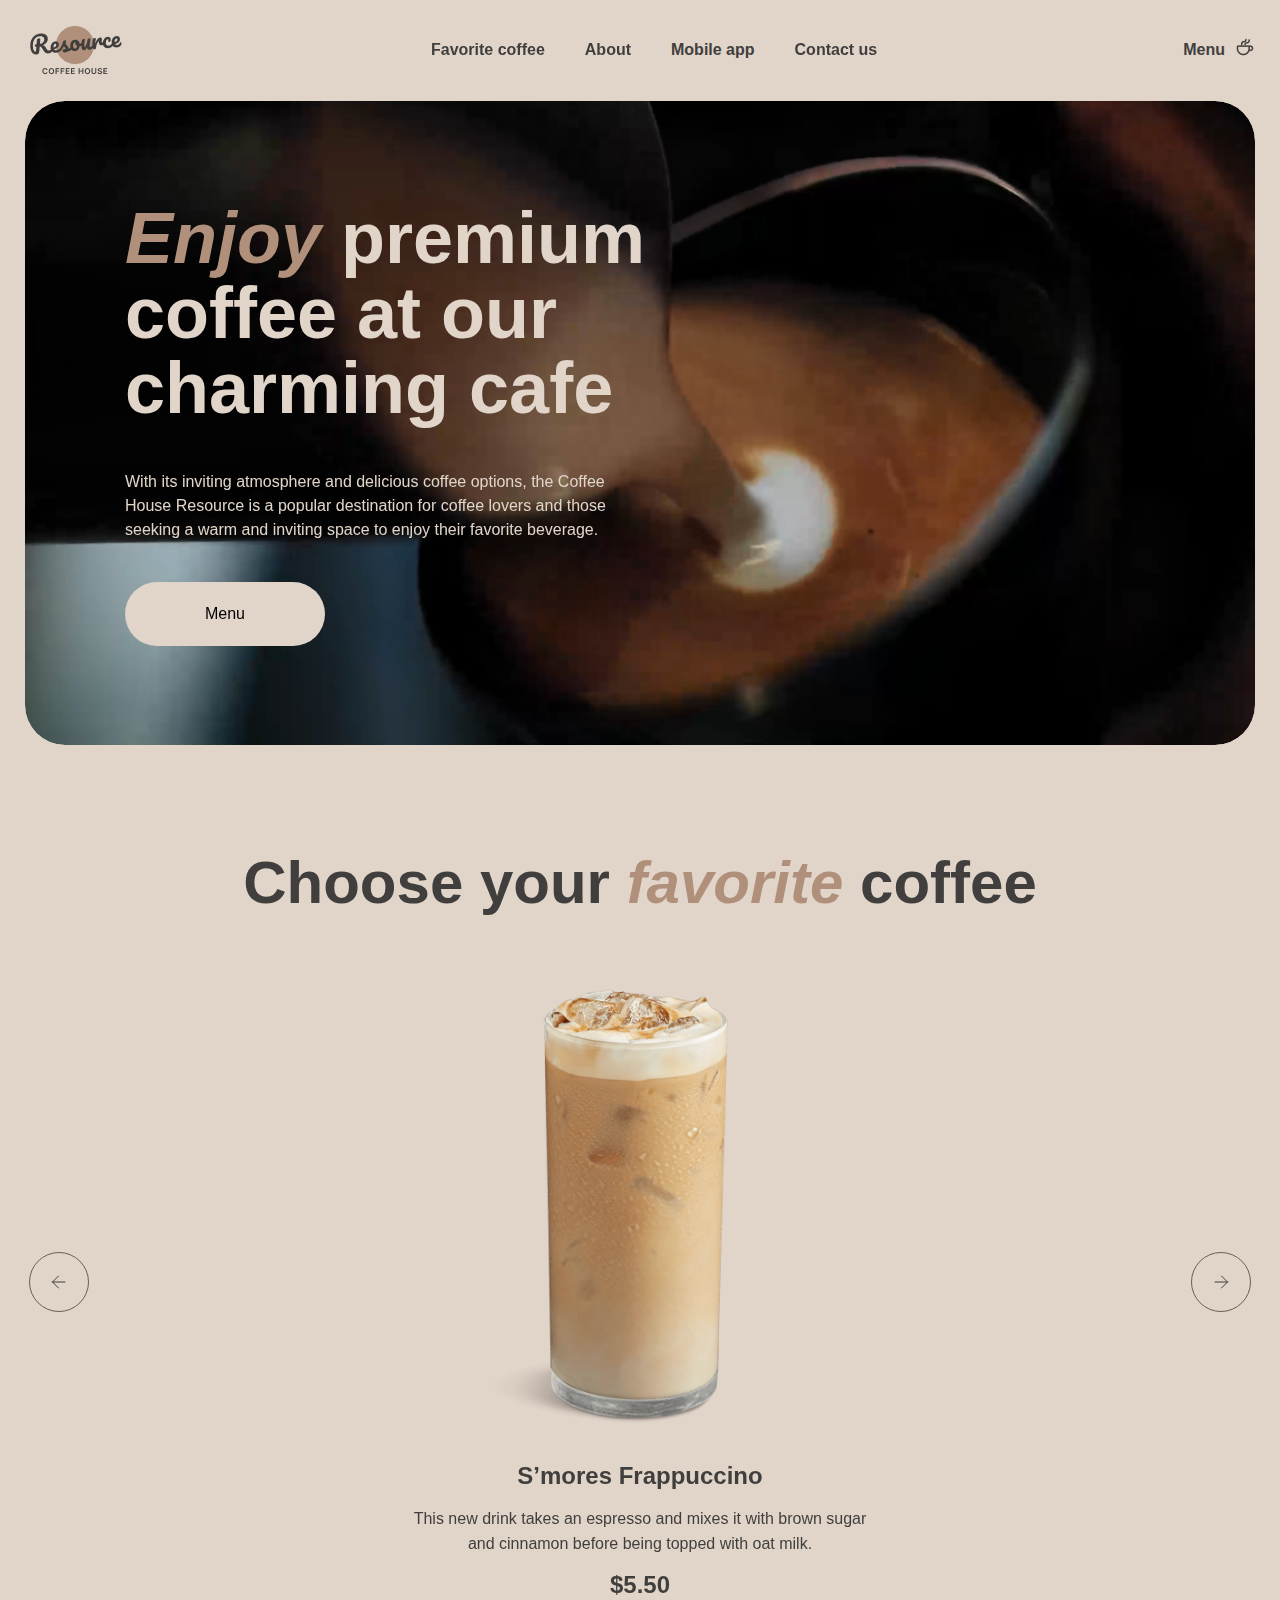
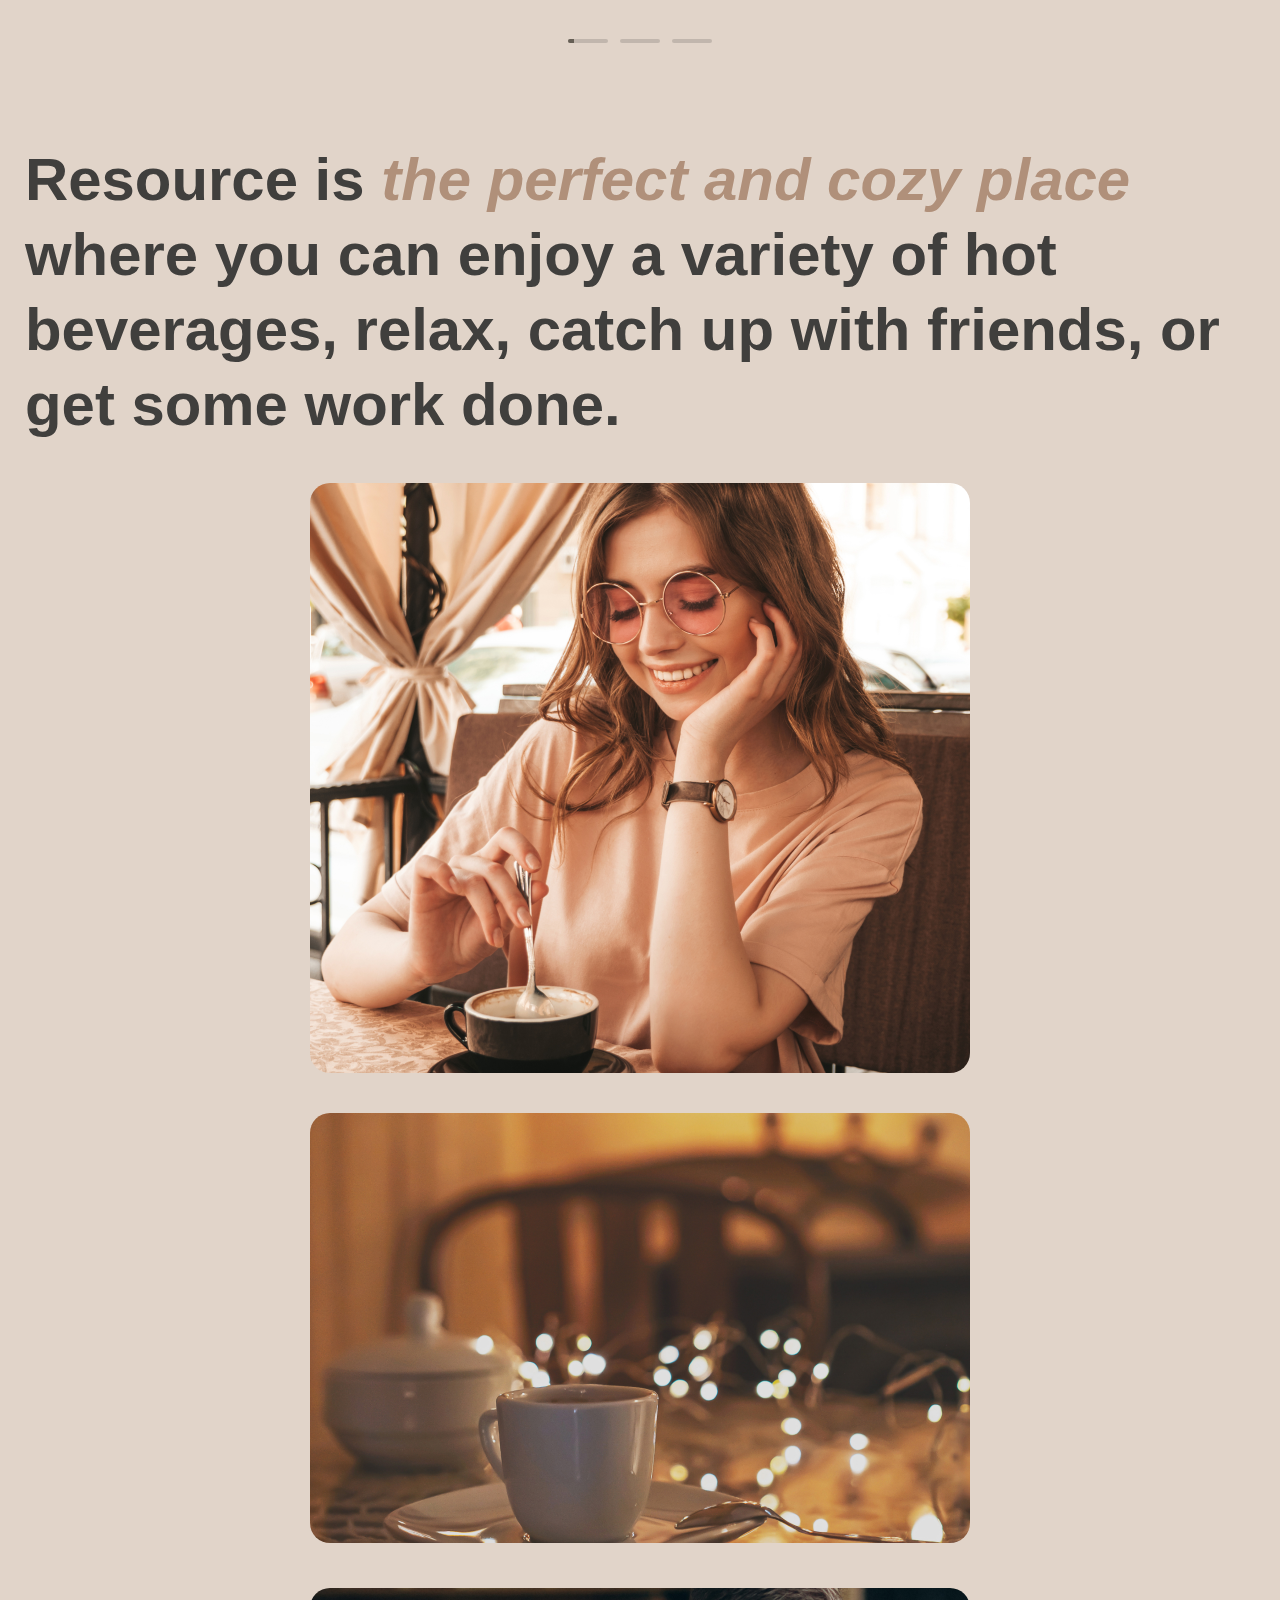
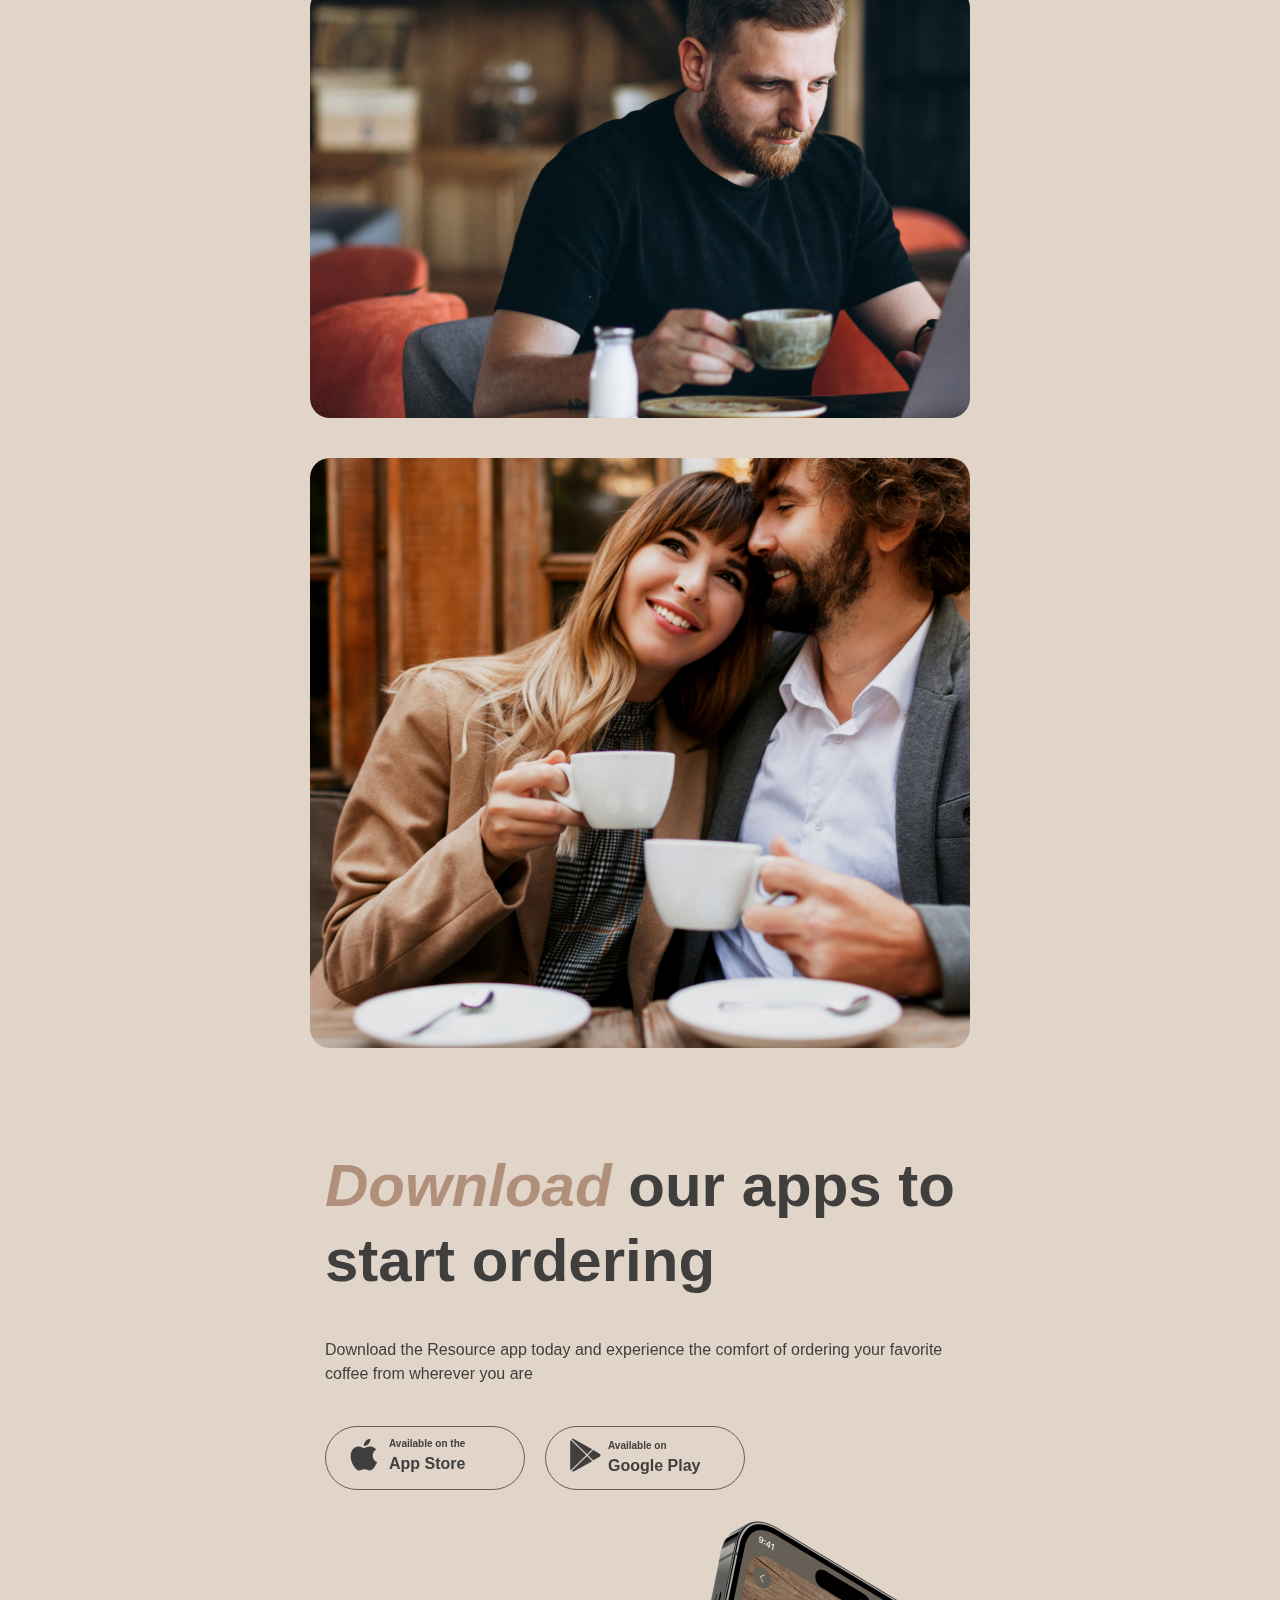
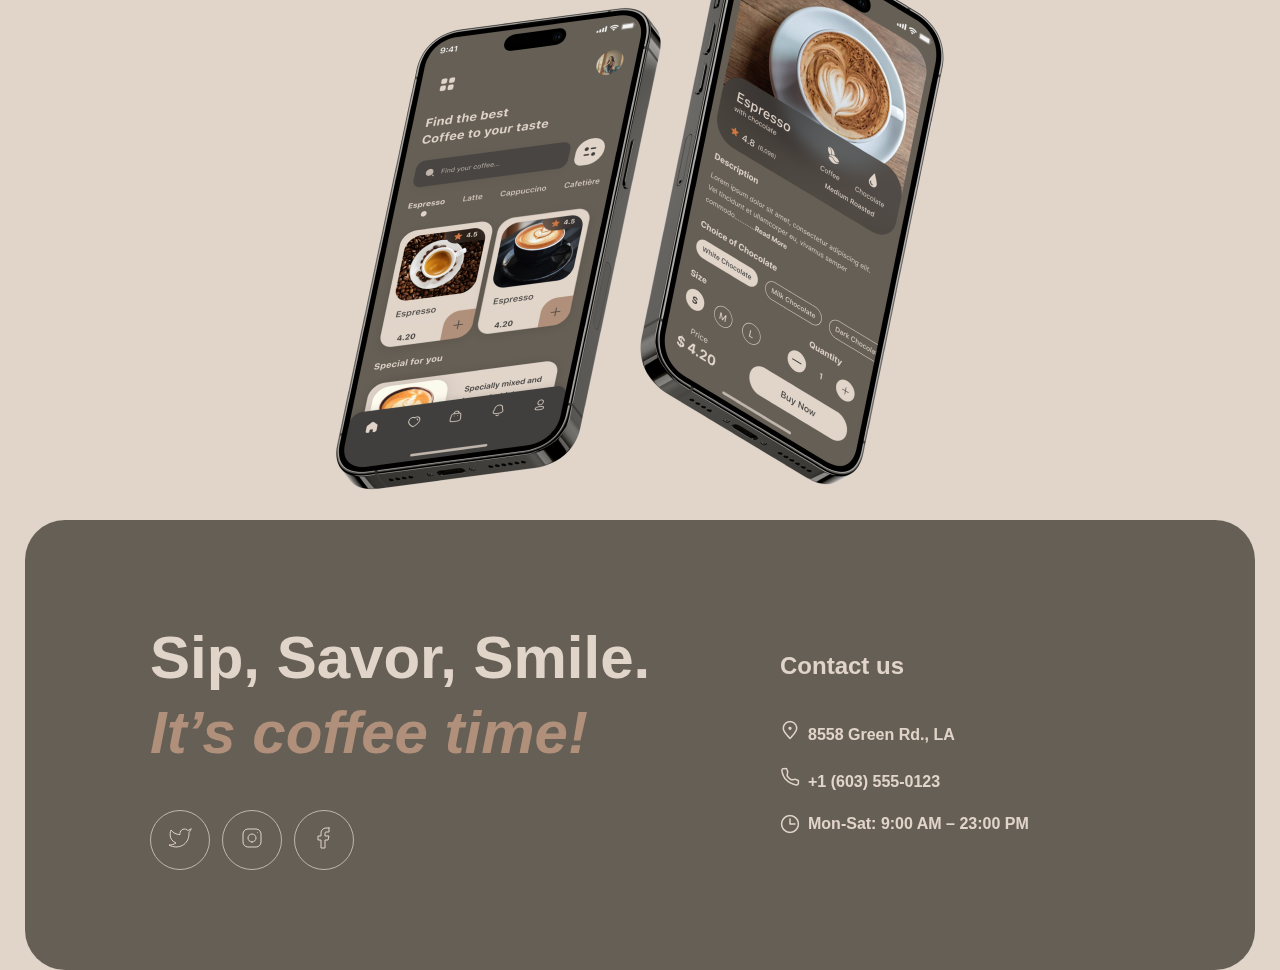
<file: index.html>
<!DOCTYPE html>
<html lang="en">
<head>
    <meta charset="UTF-8">
    <meta http-equiv="X-UA-Compatible" content="IE=edge">
    <meta name="viewport" content="width=device-width, initial-scale=1.0">
    <title>Coffee House</title>
    <link rel="icon" type="image/x-icon" sizes="180x180" href="./img/coffee-cup.png">
    <link rel="stylesheet" href="./css/normalize.css">
    <link rel="stylesheet" href="./css/style.css"/>
    <link rel="stylesheet" href="./css/fonts.css">
</head>
<body>
  <header>
    <div class="container">
    <div class="header-top">
      <div class="header-top-wrapper">
        <div class="logo-left">
          <a href="https://syncreator.github.io/Coffee-house/index.html"><img class="img-logo" src="./img/logo.png" alt="logo"></a>
        </div>
        <div class="ul-centre">
          <nav class="nav">
            <ul class="ul-nav">
              <li><a class="nav-link" href="https://syncreator.github.io/Coffee-house/index.html#favorite">Favorite coffee</a></li>
              <li><a class="nav-link" href="https://syncreator.github.io/Coffee-house/index.html#about">About</a></li>
              <li><a class="nav-link" href="https://syncreator.github.io/Coffee-house/index.html#offer">Mobile app</a></li>
              <li><a class="nav-link" href="https://syncreator.github.io/Coffee-house/index.html#contact">Contact us</a></li>
            </ul>
          </nav>
        </div>
        <div class="menu-right">
          <a href="https://syncreator.github.io/Coffee-house/menu.html" class="menu-right nav-link">
          <div class="menu-right-text">Menu</div>
          <div class="menu-img"><img src="./img/coffee-cup.png" alt="cup"></div>
        </a>
        </div>
        <div class="burger-menu"></div>
      </div>

      <div class="header-about">
        <video autoplay="" muted="" loop="" class="header-video">
          <source src="./img/video.mp4" type="video/mp4">
          Your browser does not support the video tag.
      </video>
        <div class="enjoy-about">
          <h1 class="enjoy"><span class="enjoy-span">Enjoy</span> premium coffee at our charming cafe</h1>
          <p class="enjoy-text">With its inviting atmosphere and delicious coffee options, the Coffee House Resource is a popular destination for coffee lovers and those seeking a warm and inviting space to enjoy their favorite beverage.</p>
          <a class="btn-menu-a" href="./menu.html">
            <div class="btn-menu">
              <div class="btn-menu-text">Menu</div>
              </div>
          </a>  
        </div>
      </div>

    </div>
  </div>

  <div class="wrapper-burger">
    <div class="burger">
      <ul class="burger-ul">
        <li><a class="nav-link burg-list" href="https://syncreator.github.io/Coffee-house/index.html#favorite">Favorite coffee</a></li>
        <li><a class="nav-link burg-list" href="https://syncreator.github.io/Coffee-house/index.html#about">About</a></li>
        <li><a class="nav-link burg-list" href="https://syncreator.github.io/Coffee-house/index.html#offer">Mobile app</a></li>
        <li><a class="nav-link burg-list" href="https://syncreator.github.io/Coffee-house/index.html#contact">Contact us</a></li>
      </ul>
      <div class="burger-btn-menu"><a href="https://syncreator.github.io/Coffee-house/menu.html" class="nav-link nav-link-men burg-list"> Menu <img src="./img/coffee-cup40x40.png" alt="cup"></a></div>
    </div>
  </div>

  </header>

  <main class="container">
    <section class="slider" id="favorite">
      <h2 class="slider-h2">Choose your <span class="slider-span">favorite</span> coffee</h2>
      <div class="wrapper-slider">
        <div class="click-left"><svg width="24" height="24" viewBox="0 0 24 24" fill="none" xmlns="http://www.w3.org/2000/svg">
          <path d="M6 12H18.5M18.5 12L12.5 6M18.5 12L12.5 18" stroke="#403F3D" stroke-linecap="round" stroke-linejoin="round"></path>
          </svg>
          </div>
        <div class="all-slider">

          <div class="slider-img">
            <div class="slide">
              <img src="./img/coffee-slider-1.png" alt="#" >
              <h3>S’mores Frappuccino</h3>
              <p class="slide-about">This new drink takes an espresso and mixes it with brown sugar and cinnamon before being topped with oat milk.</p>
              <p class="price">$5.50</p>
            </div>

            <div class="slide">
              <img src="./img/coffee-slider-2.png" alt="#" >
              <h3>Caramel Macchiato</h3>
              <p class="slide-about">Fragrant and unique classic espresso with rich caramel-peanut syrup, with cream under whipped thick foam.</p>
              <p class="price">$5.00</p>
            </div>

            <div class="slide">
              <img src="./img/coffee-slider-3.png" alt="#" >
              <h3>Ice coffee</h3>
              <p class="slide-about">A popular summer drink that tones and invigorates. Prepared from coffee, milk and ice.</p>
              <p class="price">$4.50</p>
            </div>
          </div>

        </div>

        <div class="click-right"><svg width="24" height="24" viewBox="0 0 24 24" fill="none" xmlns="http://www.w3.org/2000/svg">
          <path d="M6 12H18.5M18.5 12L12.5 6M18.5 12L12.5 18" stroke="#403F3D" stroke-linecap="round" stroke-linejoin="round"></path>
          </svg>
          </div>
      </div>
      <div class="line">
        <div class="line-div"><div class="progress" style="width: 0px;"></div></div>
        <div class="line-div"><div class="progress" style="width: 0px;"></div></div>
        <div class="line-div"><div class="progress" style="width: 0px;"></div></div>
      </div>
    </section>

    <section class="about-coffee" id="about">
      <h2 class="about-coffee-h2">Resource is <span>the perfect and cozy place </span>where you can enjoy a variety of hot beverages, relax, catch up with friends, or get some work done.</h2>
      <div class="about-coffee-img">
        <div class="img-about1">
          <div class="img-about1-1"><img class="" src="./img/about-1.png" alt="#"></div>
          <div class="img-about1-2"><img class="" src="./img/about-2.png" alt="#"></div>
        </div>
        <div class="img-about2">
          <div class="img-about2-1"><img class="" src="./img/about-3.png" alt="#"></div>
          <div class="img-about2-2"><img class="" src="./img/about-4.png" alt="#"></div>
        </div>
      </div>
    </section>

    <section class="offer" id="offer">
      <div class="app-offer">
        <h3><span class="offer-span">Download</span> our apps to start ordering</h3>
        <p class="offer-p">Download the Resource app today and experience the comfort of ordering your favorite coffee from wherever you are</p>

        <div class="offer-btn">

          <a href="https://syncreator.github.io/Coffee-house/index.html#top">
            <div class="btn-app">
            <div class="btn-app-img">
              <svg width="36" height="36" viewBox="0 0 36 36" fill="none" xmlns="http://www.w3.org/2000/svg">
                <path d="M26.7063 18.6307C26.6694 14.6324 30.0641 12.6872 30.2193 12.5966C28.2967 9.86366 25.3169 9.49026 24.2697 9.46048C21.767 9.20369 19.3393 10.9206 18.0644 10.9206C16.764 10.9206 14.8008 9.48529 12.6848 9.52747C9.96196 9.56841 7.41468 11.1055 6.01762 13.4923C3.13444 18.359 5.28474 25.5108 8.04705 29.4446C9.42884 31.3712 11.0435 33.5223 13.1569 33.4466C15.2245 33.3635 15.9968 32.1614 18.4919 32.1614C20.9641 32.1614 21.6893 33.4466 23.8447 33.3983C26.0637 33.3635 27.4608 31.463 28.7942 29.519C30.3911 27.3108 31.0323 25.1362 31.0578 25.0245C31.0056 25.0071 26.7483 23.4229 26.7063 18.6307Z" fill="#403F3D"></path>
                <path d="M22.6347 6.87268C23.7468 5.51675 24.5076 3.67205 24.2964 1.80005C22.6869 1.86952 20.674 2.88554 19.5149 4.21169C18.4893 5.38029 17.5732 7.29571 17.8099 9.097C19.6179 9.2285 21.4743 8.20752 22.6347 6.87268Z" fill="#403F3D"></path>
                </svg>
            </div>
            <div class="btn-app-text">
              <p class="app-text-1">Available on the</p>
              <p class="app-text-2">App Store</p>
            </div>
            </div>
          </a>

          <a href="https://syncreator.github.io/Coffee-house/index.html#top">
          <div class="btn-google">
            <div class="btn-google-img">
              <svg width="31" height="34" viewBox="0 0 31 34" fill="none" xmlns="http://www.w3.org/2000/svg">
                <path d="M0.755796 2.20297C0.393349 2.57289 0.183594 3.14884 0.183594 3.89471V30.4994C0.183594 31.2453 0.393349 31.8212 0.755796 32.1911L0.845252 32.2723L16.1359 17.37V17.0181L0.845252 2.11575L0.755796 2.20297Z" fill="#403F3D"></path>
                <path d="M23.0776 22.34L17.9863 17.37V17.0181L23.0837 12.0482L23.1979 12.1128L29.2345 15.4617C30.9573 16.4121 30.9573 17.976 29.2345 18.9324L23.1979 22.2753L23.0776 22.34Z" fill="#403F3D"></path>
                <path d="M22.2733 23.2007L17.0617 18.1195L1.68164 33.1166C2.25384 33.7031 3.18695 33.7737 4.24807 33.1873L22.2733 23.2007Z" fill="#403F3D"></path>
                <path d="M22.2733 11.1876L4.24807 1.20103C3.18695 0.620579 2.25384 0.691254 1.68164 1.27772L17.0617 16.2688L22.2733 11.1876Z" fill="#403F3D"></path>
                </svg>
            </div>
            <div class="btn-google-text">
              <p class="btn-google-1">Available on</p>
              <p class="btn-google-2">Google Play</p>
            </div>
          </div>
        </a>

        </div>
      </div>
      <div class="offer-screen"></div>
    </section>
  </main>
  <footer class="container footer">
    <div class="footer-left">
      <h3>Sip, Savor, Smile. <span>It’s coffee time!</span></h3>
      <div class="footer-left-link">
        <a href="https://syncreator.github.io/Coffee-house/index.html#">
          <div>
          <svg width="24" height="24" viewBox="0 0 24 24" fill="none" xmlns="http://www.w3.org/2000/svg">
          <path d="M23 3.01006C23 3.01006 20.9821 4.20217 19.86 4.54006C19.2577 3.84757 18.4573 3.35675 17.567 3.13398C16.6767 2.91122 15.7395 2.96725 14.8821 3.29451C14.0247 3.62177 13.2884 4.20446 12.773 4.96377C12.2575 5.72309 11.9877 6.62239 12 7.54006V8.54006C10.2426 8.58562 8.50127 8.19587 6.93101 7.4055C5.36074 6.61513 4.01032 5.44869 3 4.01006C3 4.01006 -1 13.0101 8 17.0101C5.94053 18.408 3.48716 19.109 1 19.0101C10 24.0101 21 19.0101 21 7.51006C20.9991 7.23151 20.9723 6.95365 20.92 6.68006C21.9406 5.67355 23 3.01006 23 3.01006Z" stroke="#E1D4C9" stroke-linecap="round" stroke-linejoin="round"></path>
          </svg>
          </div>
        </a>
        <a href="https://syncreator.github.io/Coffee-house/index.html#"><div>
          <svg width="24" height="24" viewBox="0 0 24 24" fill="none" xmlns="http://www.w3.org/2000/svg">
          <path d="M12 16C14.2091 16 16 14.2091 16 12C16 9.79086 14.2091 8 12 8C9.79086 8 8 9.79086 8 12C8 14.2091 9.79086 16 12 16Z" stroke="#E1D4C9" stroke-linecap="round" stroke-linejoin="round"></path>
          <path d="M3 16V8C3 5.23858 5.23858 3 8 3H16C18.7614 3 21 5.23858 21 8V16C21 18.7614 18.7614 21 16 21H8C5.23858 21 3 18.7614 3 16Z" stroke="#E1D4C9"></path>
          <path d="M17.5 6.51L17.51 6.49889" stroke="#E1D4C9" stroke-linecap="round" stroke-linejoin="round"></path>
          </svg>
          </div></a>
        <a href="https://syncreator.github.io/Coffee-house/index.html#"><div>
          <svg width="24" height="24" viewBox="0 0 24 24" fill="none" xmlns="http://www.w3.org/2000/svg">
          <path d="M17 2H14C12.6739 2 11.4021 2.52678 10.4645 3.46447C9.52678 4.40215 9 5.67392 9 7V10H6V14H9V22H13V14H16L17 10H13V7C13 6.73478 13.1054 6.48043 13.2929 6.29289C13.4804 6.10536 13.7348 6 14 6H17V2Z" stroke="#E1D4C9" stroke-linecap="round" stroke-linejoin="round"></path>
          </svg></div></a>
      </div>
    </div>
    <div class="footer-contact" id="contact">
      <h3>Contact us</h3>
      <ul>
        <li class="location"><a class="nav-link next" href="https://www.google.com/maps/place/%D0%BF%D0%B5%D0%BA%D0%B8%D0%BD/data=!4m2!3m1!1s0x35f05296e7142cb9:0xb9625620af0fa98a?sa=X&amp;ved=2ahUKEwitgMiWyOGCAxVkh_0HHVWJDpEQ8gF6BAgMEAA" target="_blank"><img src="./img/pin-alt.png" alt="#"><span>8558 Green Rd., LA</span></a></li>
        <li class="tel"><a class="nav-link next" href="tel:16035550123"><img src="./img/phone.png" alt="#"><span class="tel-span">+1 (603) 555-0123</span></a></li>
        <li class="time"><img src="./img/clock.png" alt="#"><span>Mon-Sat: 9:00 AM – 23:00 PM</span></li>
      </ul>
    </div>
  </footer>
    <script src="./home/home.js"></script>

</body></html>
</file>
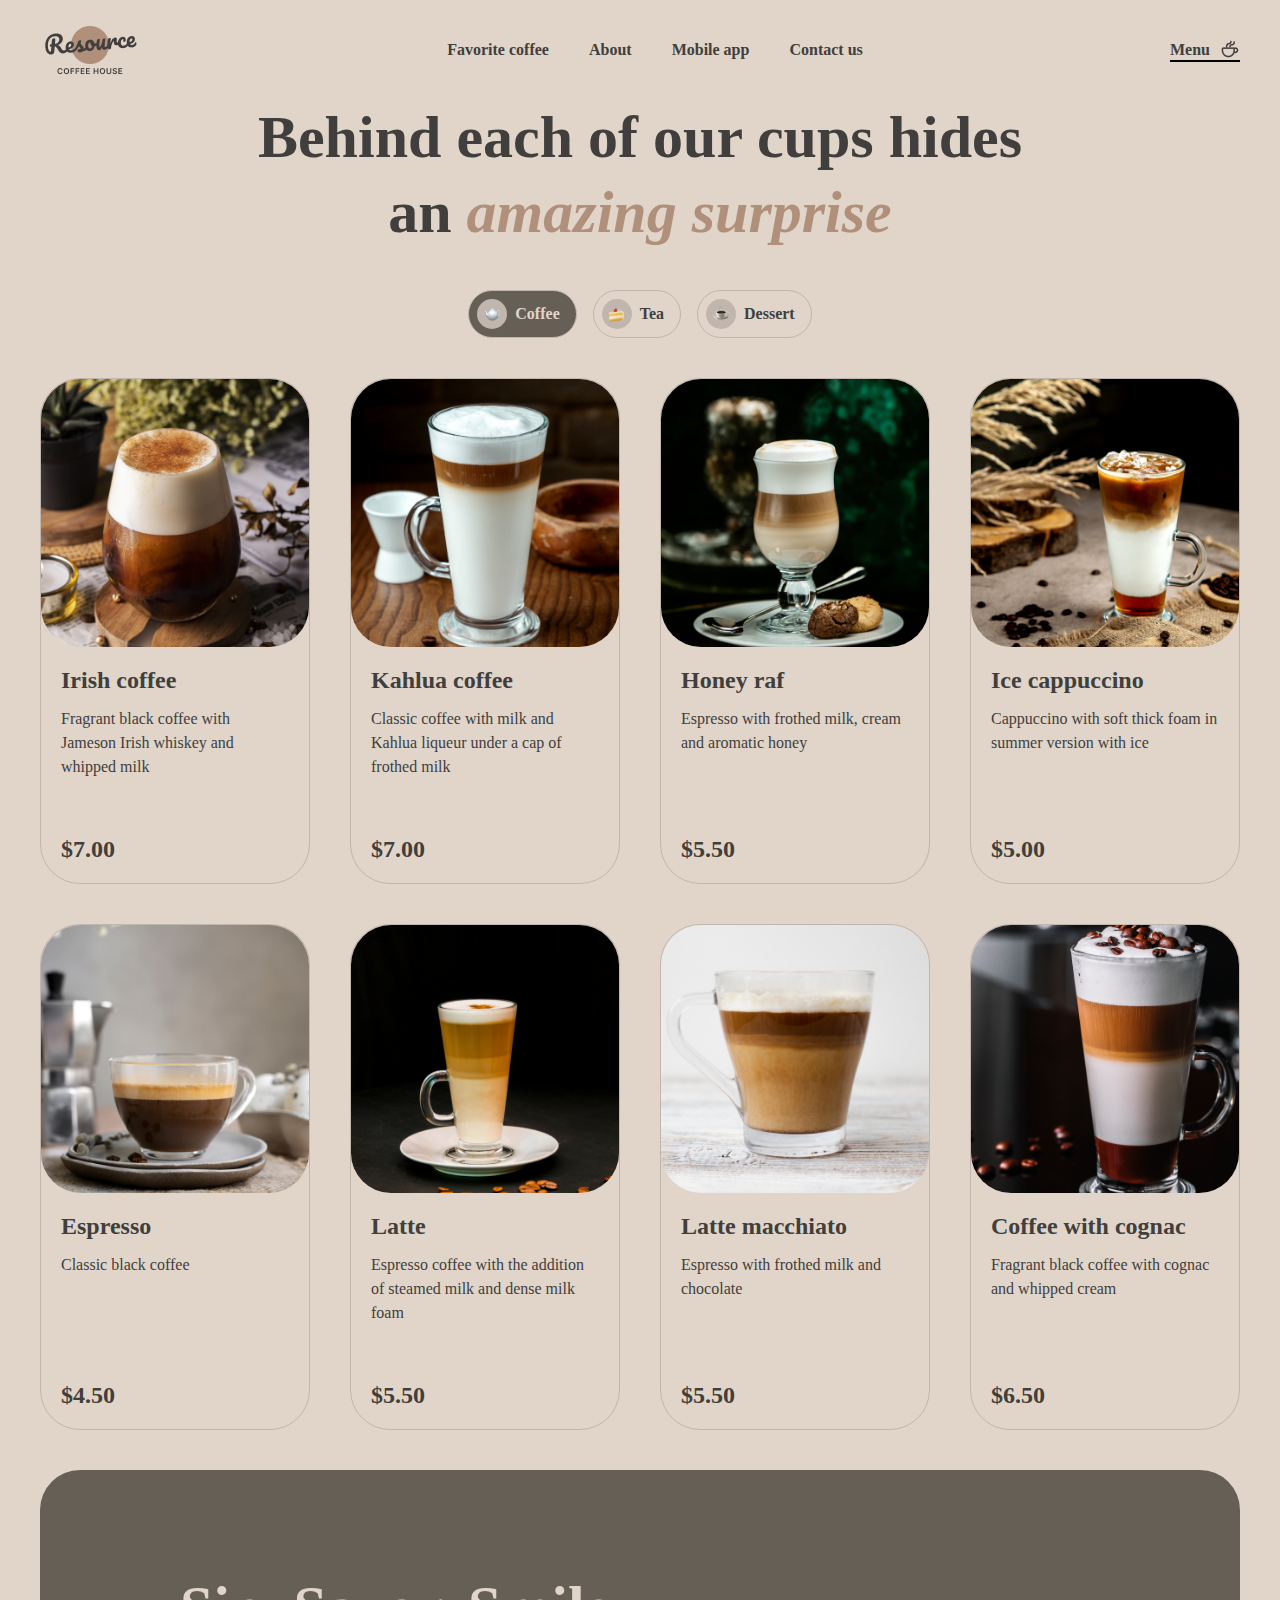
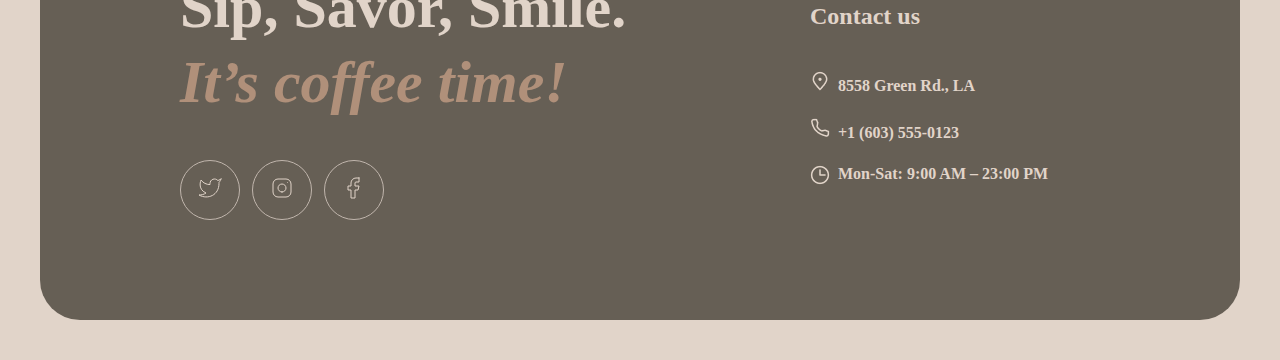
<file: menu.html>
<!DOCTYPE html>

<html lang="en"><head><meta http-equiv="Content-Type" content="text/html; charset=UTF-8">
  
  <meta name="viewport" content="width=device-width, initial-scale=1.0">
  <link rel="stylesheet" href="./css/normalize.css">
  <link rel="stylesheet" href="./css/menu.css">
  <link rel="stylesheet" href="./css/fonts.css">
  <link rel="icon" type="image/x-icon" sizes="180x180" href="./img/coffee-cup.png">
  <title>Coffee</title>
</head>
<body>
  <header>
    <div class="container">
    <div class="header-top">
      <div class="header-top-wrapper">
        <a href="./index.html">
        <div class="logo-left">
          <img class="img-logo" src="./img/logo.png" alt="logo">
        </div>
      </a>
        <div class="ul-centre">
          <nav class="nav">
            <ul class="ul-nav">
              <li><a class="nav-link" href="./menu.html">Favorite coffee</a></li>
              <li><a class="nav-link" href="./index.html#about">About</a></li>
              <li><a class="nav-link" href="./index.html#offer">Mobile app</a></li>
              <li><a class="nav-link" href="./menu.html#contact">Contact us</a></li>
            </ul>
          </nav>
        </div>
        <div class="menu-right">
          <a href="./menu.html#" class="menu-right menu-link active-menu">
          <div class="menu-right-text">Menu</div>
          <div><img src="./img/coffee-cup.png" alt="cup"></div>
        </a>
        </div>
        <div class="burger-menu"></div>
      </div>
    </div>
  </div>
    <!-- ----------------------burger---------------------------------------- -->
    <div class="wrapper-burger">
      <div class="burger">
        <ul class="burger-ul">
          <li><a class="nav-link burg-list" href="./index.html#favorite">Favorite coffee</a></li>
          <li><a class="nav-link burg-list" href="./index.html#about">About</a></li>
          <li><a class="nav-link burg-list" href="./index.html#offer">Mobile app</a></li>
          <li><a class="nav-link burg-list" href="./menu.html#contact">Contact us</a></li>
        </ul>
        <div class="burger-btn-menu"><a href="./index.html" class="nav-link nav-link-men burg-list"> Menu <img src="./img/coffee-cup40x40.png" alt="cup"></a></div>
      </div>
    </div>
    <!-- -------------------------------------------------------------- -->
  </header>

  <main class="container main">
    <div class="h1-text">
      <h1>Behind each of our cups hides an <span>amazing surprise</span></h1>
    </div>
    <div class="tabs">
      <div class="btn-coffee tabs-all tabs-off" data-name="coffee">
        <div class="btn-coffee-img">
          <img src="./img/icon1.png" data-name="coffee" alt="#">
        </div>
        <span>Coffee</span>
      </div>
      <div class="btn-tea tabs-all tabs-on" data-name="tea">
        <div class="btn-tea-img">
          <img src="./img/icon2.png" data-name="tea" alt="#">
        </div>
        <span>Tea</span>
      </div>
      <div class="btn-dessert tabs-all tabs-on" data-name="dessert">
        <div class="btn-dessert-img">
          <img src="./img/icon3.png" data-name="dessert" alt="#">
        </div>
        <span>Dessert</span>
      </div>
    </div>

    <div class="menu"></div>
    <div class="circle-none">
      <div class="circle-cart" style="display: none;"><img src="./img/refresh.png" alt="#"></div>
    </div>
  </main>
  <footer class="container footer">
    <div class="footer-left">
      <h3>Sip, Savor, Smile. <span>It’s coffee time!</span></h3>
      <div class="footer-left-link">
        <a href="./menu.html#">
          <div>
          <svg width="24" height="24" viewBox="0 0 24 24" fill="none" xmlns="http://www.w3.org/2000/svg">
          <path d="M23 3.01006C23 3.01006 20.9821 4.20217 19.86 4.54006C19.2577 3.84757 18.4573 3.35675 17.567 3.13398C16.6767 2.91122 15.7395 2.96725 14.8821 3.29451C14.0247 3.62177 13.2884 4.20446 12.773 4.96377C12.2575 5.72309 11.9877 6.62239 12 7.54006V8.54006C10.2426 8.58562 8.50127 8.19587 6.93101 7.4055C5.36074 6.61513 4.01032 5.44869 3 4.01006C3 4.01006 -1 13.0101 8 17.0101C5.94053 18.408 3.48716 19.109 1 19.0101C10 24.0101 21 19.0101 21 7.51006C20.9991 7.23151 20.9723 6.95365 20.92 6.68006C21.9406 5.67355 23 3.01006 23 3.01006Z" stroke="#E1D4C9" stroke-linecap="round" stroke-linejoin="round"></path>
          </svg>
          </div>
        </a>
        <a href="./menu.html#"><div>
          <svg width="24" height="24" viewBox="0 0 24 24" fill="none" xmlns="http://www.w3.org/2000/svg">
          <path d="M12 16C14.2091 16 16 14.2091 16 12C16 9.79086 14.2091 8 12 8C9.79086 8 8 9.79086 8 12C8 14.2091 9.79086 16 12 16Z" stroke="#E1D4C9" stroke-linecap="round" stroke-linejoin="round"></path>
          <path d="M3 16V8C3 5.23858 5.23858 3 8 3H16C18.7614 3 21 5.23858 21 8V16C21 18.7614 18.7614 21 16 21H8C5.23858 21 3 18.7614 3 16Z" stroke="#E1D4C9"></path>
          <path d="M17.5 6.51L17.51 6.49889" stroke="#E1D4C9" stroke-linecap="round" stroke-linejoin="round"></path>
          </svg>
          </div></a>
        <a href="./menu.html#"><div>
          <svg width="24" height="24" viewBox="0 0 24 24" fill="none" xmlns="http://www.w3.org/2000/svg">
          <path d="M17 2H14C12.6739 2 11.4021 2.52678 10.4645 3.46447C9.52678 4.40215 9 5.67392 9 7V10H6V14H9V22H13V14H16L17 10H13V7C13 6.73478 13.1054 6.48043 13.2929 6.29289C13.4804 6.10536 13.7348 6 14 6H17V2Z" stroke="#E1D4C9" stroke-linecap="round" stroke-linejoin="round"></path>
          </svg></div></a>
      </div>
    </div>
    <div class="footer-contact" id="contact">
      <h3>Contact us</h3>
      <ul>
        <li class="location"><a class="nav-link next" href="https://www.google.com/maps/place/%D0%BF%D0%B5%D0%BA%D0%B8%D0%BD/data=!4m2!3m1!1s0x35f05296e7142cb9:0xb9625620af0fa98a?sa=X&amp;ved=2ahUKEwitgMiWyOGCAxVkh_0HHVWJDpEQ8gF6BAgMEAA" target="_blank"><img src="./img/pin-alt.png" alt="#"><span>8558 Green Rd., LA</span></a></li>
        <li class="tel"><a class="nav-link next" href="tel:16035550123"><img src="./img/phone.png" alt="#"><span class="tel-span">+1 (603) 555-0123</span></a></li>
        <li class="time"><img src="./img/clock.png" alt="#"><span>Mon-Sat: 9:00 AM – 23:00 PM</span></li>
      </ul>
    </div>
  </footer>
  <script src="./menu/menu.js"></script>
  <script src="./menu/data.js"></script>
  <script src="./menu/modal.js"></script>
 

</body></html>
</file>
<file: css/style.css>
*{
  box-sizing: border-box;
  padding: 0;
  margin: 0;
}
html {
  scroll-behavior: smooth;
}
header{
  position: relative;
}
.wrapper-burger{
  width: 100%;
  height: 100vh;
  visibility: hidden;
  opacity: 0;
  position: fixed;
  z-index: 10;
  top: 0;
  top: 80px;
  left: 100%;
  transition: 0.8s ease-in-out;
}

.nav-link{
  position: relative;
  text-decoration: none;
}
.nav-link::before {
  content: "";
  position: absolute;
  display: block;
  width: 100%;
  height: 2px;
  bottom: 0;
  left: 0;
  background-color: #000;
  transform: scaleX(0);
  transition: transform 0.3s ease;
}

@media (hover: hover) {
  .nav-link:hover::before {
    transform: scaleX(1);
  }
}

.nav-link, .next::before{
  background-color: rgba(225, 212, 201, 1);
}

body{
  background-color: rgba(225, 212, 201, 1);
  max-width: 1440px;
  margin: 0 auto;
  font-family: 'Inter', sans-serif;
  color: rgba(64, 63, 61, 1);
  position: relative;
}

.container{
  max-width: 1360px;
  margin: 0 auto;
}

.header-top-wrapper{
  display: flex;
  justify-content: space-between;
  padding-top: 20px
}

.nav{
  line-height: 60px;
}

.ul-nav{
  list-style-type: none;
  display: flex;
  gap: 40px;
}

.nav-link{
  text-decoration: none;
  color: rgba(64, 63, 61, 1);
  font-size: 16px;
  font-weight: 600;
  transition: 0.5s;
  line-height: 24px;
}

.menu-right{
  align-items: center;
  display: flex;
}

.img-logo{
  display: block;
}

.menu-right-text{
  font-weight: 600;
  margin-right: 10px;
}

.header-about{
  height: 644px;
  border-radius: 40px;
  margin-top: 21px;
}
/* -------------------------------------- */
.header-about {
  position: relative;
  overflow: hidden;
}

.header-video {
  position: absolute;
  width: 100%;
  height: 100%;
  border-radius: 40px;
  object-fit: cover;
  z-index: -1;
}

.enjoy-about {
  position: relative;
  z-index: 1;
}
/* -------------------------------------- */
.enjoy-about{
  display: block;  
  max-width: 530px;
  height: 444px;
  padding-top: 100px;
  margin-left: 100px;
}

.enjoy{
  font-size: 72px;
  font-weight: 600;
  color: rgba(225, 212, 201, 1);
  margin: 0;
  line-height: 75px;
}

.enjoy-span{
  font-style: italic;
  color: rgba(176, 144, 122, 1);
}

.enjoy-text{
  font-size: 16px;
  font-weight: 400;
  color: rgba(225, 212, 201, 1);
  margin-top: 44px;
  line-height: 1.5em;
}
.btn-menu-a{
color: #000;
text-decoration: none;
}

.btn-menu{
  background: rgba(225, 212, 201, 1);;
  height: 64px;
  width: 200px;
  border-radius: 100px;
  border: none;
  margin-top: 40px;
  display: flex;
  align-items: center;
  justify-content: center;
  position: relative;
  cursor: pointer;
}

.btn-menu::after{
  content: url('../img/coffee-cup.png');
  position: absolute;
  margin-left: 40px;
  opacity: 0;
}
@media (hover: hover) {
  .btn-menu:hover:after{
    content: url('../img/coffee-cup.png');
    position: absolute;
    margin-left: 40px;
    opacity: 1;
    transition: all 0.5s ease-out;
  }
  
  .btn-menu:hover .btn-menu-text{
    padding-right: 25px;
    transition: all 0.5s ease-out;
  }
}

.btn-menu-text{
  transition: all 0.5s ease-out;
}

.slider{
  margin-top: 103px;
  position: relative;
}

.slider-h2{
  font-size: 60px;
  font-weight: 600;
  text-align: center;
  position: relative;
}

.slide h3{
  font-size: 24px;
  font-weight: 600;
  text-align: center;
  margin-top: 20px;
}

.slider-span{
  color: rgba(176, 144, 122, 1);
  font-style: italic;
}

.wrapper-slider{
  display: flex;
  justify-content: space-between;
  align-items: center;
  margin-top: 45px;
}

.click-left, .click-right{
  width: 60px;
  height: 60px;
  border: 1px solid rgba(102, 95, 85, 1);
  border-radius: 100%;
  display: flex;
  align-items: center;
  justify-content: center;
  margin: 4px;
}
.click-left{
  transform: rotate(180deg);
}
.wrapper-slider > path{
  stroke: #403F3D;
}
@media (hover: hover) {
  .click-left:hover, .click-right:hover{
    background: rgba(102, 95, 85, 1);
    transition: all 0.5s ease-out;
    cursor: pointer;
  }
  .click-left:hover path, .click-right:hover path{
    transition: stroke .5s;
    stroke: rgba(225, 212, 201, 1);
  }
}

.all-slider{
  max-width: 480px;
  height: 640px;
  overflow: hidden;
}

.slider-img{
  display: flex;
  transition: all ease 1s;
}

.slide img{
  max-width: 480px;
  height: 480px;
}
.slide {
  max-width: 480px;
  display: flex;
  flex-direction: column;
  align-items: center;
  text-align: center;
}

.slide-about{
  margin-top: 16px;
  font-size: 16px;
  font-weight: 400;
  text-align: center;
  line-height: 1.59em;
}

.price{
  margin-top: 16px;
  font-size: 24px;
  font-weight: 600;
  text-align: center;
  line-height: 1.1em;
}


.line{
  display: flex;
  justify-content: center;
  gap: 12px;
  margin-top: 37px;
}
.line-div{
  width: 40px;
  height: 4px;
  border-radius: 100px;
  background: rgba(193, 182, 173, 1);
  overflow: hidden;
}

.progress{
  width: 0px;
  height: 100%;
  background: rgba(102, 95, 85, 1);
}

.progress.active{
  width: 0px;
}

.about-coffee{
  margin-top: 100px;
}

.about-coffee-h2{
  font-size: 59.9px;
  font-weight: 600;
  line-height: 1.25em;
  letter-spacing: -0.99;
  text-transform: none;
}
.about-coffee-h2 span{
  font-style: italic;
  color:rgba(176, 144, 122, 1);
}

.about-coffee-p span{
  color: rgba(176, 144, 122, 1);
  font-style: italic;

}


.about-coffee-img{
  width: 100%;
  display: flex;
  margin-top: 40px;
  justify-content: space-between;
}

.img-about1-1, .img-about2-2{
  height: 590px;
  width: 660px;
  border-radius: 20px;
  overflow: hidden;
  display: flex;
  align-items: center;
  justify-content: center;
}
.img-about2-2, .img-about1-2{
  margin-top: 40px;
}

.img-about2-1, .img-about1-2{
  max-width: 660px;
  height: 430px;
  border-radius: 20px;
  overflow: hidden;
  display: flex;
  align-items: center;
  justify-content: center;
}

.about-coffee-img img{
  height: 726px;
  max-width: 726px;
  transition: all 0.5s ease-out;
}
@media (hover: hover){
  .about-coffee-img img:hover{
    transform: scale(0.92);
    transition: all 0.5s ease-out;
  }
}

.offer{
  height: 630px;
  display: flex;
  justify-content: space-between;
  align-items: center;
  margin-top: 100px;
}

.app-offer{
  max-width: 630px;
  height: 342px;
}

.app-offer h3 {
  color: rgba(64, 63, 61, 1);
  font-size: 60px;
  font-weight: 600;
  line-height: 1.25em;
}
.offer-span{
  color: rgba(176, 144, 122, 1);
  font-style: italic;
}

.offer-p{
  color: rgba(64, 63, 61, 1);
  font-size: 16px;
  font-weight: 400;
  line-height: 24px;
  margin-top: 40px;
}

.btn-app, .btn-google{
  width: 200px;
  height: 64px;
  border: 1px solid rgba(102, 95, 85, 1);
  border-radius: 100px;
}
.btn-app-img{
margin-left: 20px;
}
.btn-google-img{
  margin-left: 24px;
  }
.offer-btn > path {
  fill: #403F3D;
}
.offer-btn a{
  text-decoration: none;
}
@media (hover: hover){
  .btn-app:hover path{
    transition: .9s;
    fill: rgba(225, 212, 201, 1);
  }
  .btn-app:hover{
    transition: .9s;
    background: rgba(102, 95, 85, 1);
    color: rgba(225, 212, 201, 1);
  }
  
  .btn-google:hover path{
    transition: .9s;
    fill: rgba(225, 212, 201, 1);
  }
  
  .btn-google:hover {
    background: rgba(102, 95, 85, 1);
    transition: .9s;
    color: rgba(225, 212, 201, 1);
  }
}

.btn-app-text{
  width: 78px;
  height: 40px;
}

.app-text-1, .btn-google-1{
font-size: 10px;
font-weight: 600;
color: #403F3D;
}

.app-text-2, .btn-google-2{
  font-size: 16px;
  font-weight: 600;
  margin-top: 6px;
  color: #403F3D;
}

.offer-screen{
  width: 630px;
  height: 630px;
  background: url(../assets/img/mobile-screens.png) no-repeat;
  background-size: cover;
  background-position: center;
}

.offer-btn{
  max-width: 420px;
  display: flex;
  justify-content: space-between;
  margin-top: 40px;
}
.btn-app, .btn-google{
  display: flex;
  align-items: center;
  color: rgba(102, 95, 85, 1);
  gap: 7px;
}

.footer{
  background-color: rgba(102, 95, 85, 1);
  height: 450px;
  display: flex;
  align-items: center;
  margin-top: 100px;
  border-radius: 40px;
  margin-bottom: 40px;
}

.footer-left{
  max-width: 530px;
  height: 250px;
  margin: 0 100px;

}
.footer-left h3{
  font-size: 60px;
  font-weight: 600;
  color: rgba(225, 212, 201, 1);
  line-height: 1.25em;
}
.footer-left span{
  color: rgba(176, 144, 122, 1);
  font-style: italic;
}

.footer-left-link{
  display: flex;
  margin-top: 40px;
  gap: 12px;
}

.footer-left-link div{
  width: 60px;
  height: 60px;
  border: 1px solid rgba(193, 182, 173, 1);
  border-radius: 50%;
  text-align: center;
  line-height: 67px;
  transition: all 0.5s ease-out;
  cursor: pointer;
}
@media (hover: hover){
  .footer-left-link a:hover path, .footer-left-link a div:hover{
    transition: stroke .5s;
    stroke: rgba(64, 63, 61, 1);
    background: rgba(225, 212, 201, 1);
    transition: all .7s;
  }
}

.footer-contact h3{
font-size: 24px;
color: rgba(225, 212, 201, 1);
margin-bottom: 40px;
}
.footer-contact a{
color: rgba(225, 212, 201, 1);
font-size: 16px;
font-weight: 600;
text-decoration: none;
background: unset;
}

.time{
  color: rgba(225, 212, 201, 1);
  font-size: 16px;
  font-weight: 600;
  cursor: default;
}
.footer-contact{
  margin-top: -3px;
}
.footer-lin{
display: flex;
flex-direction: column;
}

.footer-contact ul{
list-style-type:none ;
display: flex;
flex-direction: column;
gap: 20px;
}
.footer-contact ul li{
  list-style-type:none ;
  display: flex;
  align-items: center;
}
.footer-contact ul img{
  margin-right: 8px;
}
.tel-span{
  padding-top: 1px;
}

.burger-menu{
  display: none;
}
/*----------------------------------------------*/
@media screen and (max-width: 1440px){
.footer{
  margin: 0 25px
}
}
@media screen and (max-width: 1370px){
  .container{
    padding: 0 25px;
  }
.about-coffee-img, .offer, .img-about1, .img-about2{
  flex-direction: column;
}
.offer{
  height: 100%;
}
.img-about1, .img-about2{
  width: 100%;
  display: flex;
  align-items: center;
}
.about-coffee-img{
  gap: 45px;
}
}

@media screen and (max-width: 1050px){
.footer{
  flex-direction: column;
  align-items: flex-start;
  height: 736px;;
}
.footer-left{
  margin: 0;
  margin-top: 100px;
}
.footer-contact{
  margin-top: 100px;
}
}

@media screen and (max-width: 768px){
  /* --------бургер меню------------*/
  header{
    overflow: hidden;
    position: relative;
  }
  .wrapper-burger.active{
    opacity: 1;
    transition: 0.8s ease-in-out;
    visibility: visible;
    left: 0;
    background: rgba(225, 212, 201, 1);
  }

  .burger{
    width: 100%;
    height: 100vh;
    display: flex;
    align-items: center;
    flex-direction: column;
    margin-top: 80px;

  }
  .burger-ul{
    font-weight: 600;
    font-size: 32px;
    display: flex;
    flex-direction: column;
    align-items: center;
    gap: 64px;
    list-style-type: none;
  }
  .burger-ul a, .nav-link-men{
    font-weight: 600;
    font-size: 32px;
    list-style-type: none;
  }
  .burger-btn-menu a{
    display: flex;
    align-items: center;
    gap: 15px;
    font-weight: 600;
    font-size: 32px;
    margin-top: 100px;
  }

  .btn-menu-a{
    cursor: default;
  }
  .btn-menu::after{
    margin-left: 53px;
    opacity: 1;
  }
  .btn-menu{
cursor: default;
  }
  .btn-menu:hover:after{
    margin-left: 53px;
  } 
  .btn-menu-text{
    padding-right: 28px;
  }
.ul-centre, .ul-centr, .menu-right{
  display: none;
}
.container {
  padding: 0px 40px;
}
  .header-top-wrapper{
  align-items: center;
  position: relative;
  }
.burger-menu {
  display: flex;
  align-items: center;
  justify-content: center;
  flex-direction: column;
  gap: 8px;
  position: relative;
  height: 44px;
  width: 44px;
  border-radius: 100%;
  border: 1px solid rgba(102, 95, 85, 1);
}
.burger-menu::before {
  content: '';
  height: 2px;
  width: 17px;
  background-color: rgba(102, 95, 85, 1);
  transition: all 0.3s;
}

.burger-menu:after {
  content: '';
  height: 2px;
  width: 17px;
  background-color: rgba(102, 95, 85, 1);
  transition: all 0.3s;
}
.burger-menu-add::before{
  transition: all 0.3s;
  transform: translate(0px, 4px) rotate(-45deg);
}
.burger-menu-add:after{
  transition: all 0.3s;
  transform: translate(0px, -6px) rotate(45deg);
}

.enjoy-about {
  padding-top: 101px;
  margin-left: 60px;
}
.slider-h2{
  line-height: 1.20em;
}
.click-left, .click-right {
  margin: 0px;
}

.img-about1-1, .img-about2-2{
  width: 100%;
  height: 590px;
}
.img-about1-2, .img-about2-1{
  display: none;
}

.about-coffee-img {
  gap: 0px;
}
.container{
  margin: 0;
}
.app-offer {
  max-width: 680px;
}
.offer-screen {
  margin-top: 100px;
}
.footer{
  max-width: 688px;
  margin: auto;
  margin-top: 100px;
  margin-bottom: 40px;
  padding-left: 62px;
}
.footer-contact{
  margin-top: 101px;
}
}

@media screen and (max-width: 720px){
  .click-left, .click-right{
    display: none;
  }
  .img-about1-1, .img-about2-2 {
    max-width: 570px;
    height: 570px;
}
  .offer-screen {
    max-width: 398px;
    height: 398px;
    margin: 0;
}
  .footer{
    margin: 100px 16px 40px 16px;
  }
  .app-offer{
    height: auto;
  }
  .header-about {
    height: 530px;
}
  
.enjoy-text {
  padding-right: 16px;
}
.enjoy{
  font-size: 42px;
  line-height: 45px;
  line-height: 1.11em;
}
.wrapper-slider {
  justify-content: center;
}
}
@media screen and (max-width: 590px){

  .footer-left h3, .app-offer h3, .about-coffee-h2, .slider-h2{
    font-size: 32px;
  }
  
  .enjoy-about{
    margin-left: 16px;
    padding-top: 62px;
  }
  .header-about{
    height: 470px;
  }
  .img-about1-1, .img-about2-2 {
    max-width: 470px;
    height: 470px;
}
}
@media screen and (max-width: 530px){
  .img-about1-1, .img-about2-2{
    max-width: 348px;
    height: 590px;
  }
  .slide img{
    max-width: 343px;
  }
  .slider-img{
    height: 532px;
  }
  .header-about{
    height: 500px;
  }
}
@media screen and (max-width: 420px){
.offer-btn {
  flex-direction: column;
  gap: 20px;
}

.offer-screen{
  max-width: 348px;
  height: 348px;
  margin: 0;
}
.header-about{
  height: 552px;
}
}

@media screen and (max-width: 380px){
  .container {
    padding: 0 16px;
}
.img-about1-1, .img-about2-2{
  max-width: 348px;
  height: 590px;
}
.offer{
  max-width: 380px;
  height: 768px;
}
.app-offer {
  max-width: 380px;
}

.footer-left{
  margin-top: 60px;
}

.slide{
  max-width: 348px;
  height: 348px;
}

.footer{
  margin: 100px 16px 40px 16px;
  height: 526px;
  padding-left: 16px;
}

.footer-left{
  width: 316px;
  height: 180px;
}
.footer-contact{
  margin-top: 40px;
}
}
</file>
<file: css/fonts.css>
@import url('https://fonts.cdnfonts.com/css/inter');
</file>
<file: css/menu.css>
*{
  box-sizing: border-box;
  padding: 0;
  margin: 0;
}
.nav-link{
  position: relative;
  text-decoration: none;
  color: rgba(64, 63, 61, 1);
  font-size: 16px;
  font-weight: 600;
  transition: 0.5s;
  line-height: 24px;
}

html {
  scroll-behavior: smooth;
}
header{
  position: relative;
}
.wrapper-burger{
  width: 100%;
  height: 100vh;
  visibility: hidden;
  opacity: 0;
  position: fixed;
  z-index: 10;
  top: 0;
  top: 80px;
  left: 100%;
  transition: 0.8s ease-in-out;
}

.nav-link::before {
  content: "";
  position: absolute;
  display: block;
  width: 100%;
  height: 2px;
  bottom: 0;
  left: 0;
  background-color: #000;
  transform: scaleX(0);
  transition: transform 0.3s ease;
}
@media (hover: hover){
  .nav-link:hover::before {
    transform: scaleX(1);
  }
}

.nav-link, .next::before{
  background-color: rgba(225, 212, 201, 1);
}
.menu-link{
  position: relative;
  text-decoration: none;
  color: rgba(64, 63, 61, 1);
  font-size: 16px;
  font-weight: 600;
  transition: 0.5s;
  line-height: 16px;
}
.menu-link::before {
  content: "";
  position: absolute;
  display: block;
  width: 100%;
  height: 2px;
  bottom: 0;
  left: 0;
  background-color: #000;
  transform: scaleX(1);
  transition: transform 0.3s ease;
}
@media (hover: hover){
  .menu-link:hover::before {
    transform: scaleX(0);
  }
}

.menu-link, .next::before{
  background-color: rgba(225, 212, 201, 1);
}
.active-menu:before{
  transform: scaleX(1);
}

body{
  background-color: rgba(225, 212, 201, 1);
  max-width: 1440px;
  margin: 0 auto;
  font-family: 'Inter', 'sans-serif';
  color: rgba(64, 63, 61, 1);
}

.container{
  max-width: 1360px;
  margin: 0 auto;
}

.header-top-wrapper{
  display: flex;
  justify-content: space-between;
  padding-top: 20px
}

.nav{
  line-height: 60px;
}

.ul-nav{
  list-style-type: none;
  display: flex;
  gap: 40px;
}

.menu-right{
  align-items: center;
  display: flex;
  cursor: default;
}

.img-logo{
  display: block;
}

.menu-right-text{
  font-weight: 600;
  margin-right: 10px;
}

.header-about{
  height: 644px;
  background: url(../../../assets/img/img-hero.jpg) no-repeat;
  background-size: cover;
  background-position: center;
  border-radius: 40px;
}

.enjoy-about{
  display: block;  width: 530px;
  height: 444px;
  padding-top: 100px;
  margin-left: 100px;
}

.enjoy{
  font-style: italic;
  font-size: 72px;
  font-weight: 600;
  color: rgba(225, 212, 201, 1);
  margin: 0;
}

.enjoy-span{
  color: 
  rgba(176, 144, 122, 1);
}

.enjoy-text{
  font-size: 16px;
  font-weight: 400;
  color: rgba(225, 212, 201, 1);
  background-color: Body
  rgba(225, 212, 201, 1);
  margin-top: 40px;
}

.btn-menu{
  height: 64px;
  width: 200px;
  border-radius: 100px;
  border: none;
  margin-top: 40px;
}

.slider{
  margin-top: 100px;
}

.slider-h2{
  font-size: 60px;
  font-weight: 600;
  text-align: center;
}

.slider-span{
  color: rgba(176, 144, 122, 1);
}

.about-coffee{
  margin-top: 100px;
}

.about-coffee-p{
  font-size: 60px;
  font-weight: 600;
}

.about-coffee-p span{
  color: rgba(176, 144, 122, 1);
}


.about-coffee-img{
  width: 100%;
  display: flex;
  margin-top: 40px;
  justify-content: space-between;
}

.img-about1-1{
  background: url(../../../assets/img/about-1.png) no-repeat;
  background-size: cover;
  background-position: center;
  height: 590px;
  width: 660px;
  border-radius: 20px;
}

.img-about1-2{
  background: url(../../../assets/img/about-2.png) no-repeat;
  background-size: cover;
  background-position: center;
  width: 660px;
  height: 430px;
  border-radius: 20px;
  margin-top: 40px;
}

.img-about2-1{
  background: url(../../../assets/img/about-3.png) no-repeat;
  background-size: cover;
  background-position: center;
  width: 660px;
  height: 430px;
  border-radius: 20px;
}

.img-about2-2{
  background: url(../../../assets/img/about-4.png) no-repeat;
  background-size: cover;
  background-position: center;
  height: 590px;
  width: 660px;
  border-radius: 20px;
  margin-top: 40px;
}

.offer{
  height: 630px;
  display: flex;
  justify-content: space-between;
  align-items: center;
  margin-top: 100px;
}

.app-offer{
  width: 630px;
  height: 342px;
}

.app-offer h3 {
  color: rgba(64, 63, 61, 1);
  font-size: 60px;
  font-weight: 600;
}
.offer-span{
  color: rgba(176, 144, 122, 1);
}

.offer-p{
  color: rgba(64, 63, 61, 1);
  font-size: 16px;
  font-weight: 400;
  line-height: 24px;
  margin-top: 25px;
}

.btn-app, .btn-google{
  width: 200px;
  height: 64px;
  border: 1px solid rgba(102, 95, 85, 1);
  border-radius: 100px;
}

.btn-app-text{
  width: 78px;
  height: 40px;
}

.app-text-1, .btn-google-1{
font-size: 10px;
font-weight: 600;
}

.app-text-2, .btn-google-2{
  font-size: 16px;
font-weight: 600;
}

.offer-screen{
  width: 630px;
  height: 630px;
  background: url(../../../assets/img/mobile-screens.png) no-repeat;
  background-size: cover;
  background-position: center;
}

.offer-btn{
  width: 420px;
  display: flex;
  justify-content: space-between;
  margin-top: 25px;
}
.btn-app, .btn-google{
  display: flex;
  align-items: center;
  justify-content: center;
}

.h1-text{
  max-width: 800px;
  text-align: center;
}
.h1-text h1{
  font-size: 60px;
  font-weight: 600;
  color: rgba(64, 63, 61, 1);
  line-height: 1.25em;
}
.h1-text > h1 > span{
  color: rgba(176, 144, 122, 1);
  font-style: italic;
}
.main{
  display: flex;
  flex-direction: column;
  align-items: center;
  margin-top: -20px;
}

.menu{
  display: grid;
  grid-template-columns: repeat(4, 1fr);
  gap: 40px;
  margin-top: 40px;
}

.tabs {
display: flex;
justify-content: center;
gap: 16px;
}
.tabs-all {
  cursor: pointer;
  border-radius: 100px;
  display: flex;
  align-items: center;
  padding: 8px;
  border: 1px solid rgba(193, 182, 173, 1);
  border-radius: 100px;
  background: none;
  font-size: 16px;
  font-weight: 600;
}
.btn-coffee-img, .btn-tea-img, .btn-dessert-img{
  width: 30px;
  height: 30px;
  border-radius: 100%;
  display: flex;
  align-items: center;
  justify-content: center;
  background-color: rgba(193, 182, 173, 1);
}

.tabs span{
  padding: 0 8px;
  font-size: 16px;
  font-weight: 600;
}

/* .btn-coffee:hover .btn-coffee-img{
  background: rgba(193, 182, 173, 1);
  transition: all .9s;
}
.btn-coffee:hover{
  background: rgba(64, 63, 61, 1);
  transition: all .9s;
} */
@media (hover: hover){
  .tabs-onl:hover div{
    background: rgba(225, 212, 201, 1);
    transition: all 0.3s ease-out;
  }
  
  .tabs-on:hover{
    background: rgba(102, 95, 85, 1);
    transition: all 0.3s ease-out;
    color: rgba(225, 212, 201, 1);
  }
  .tabs-on:hover .btn-dessert-img{
    background: rgba(225, 212, 201, 1);
    transition: all 0.3s ease-out;
  }
  .tabs-on:hover .btn-tea-img{
    background: rgba(225, 212, 201, 1);
    transition: all 0.3s ease-out;
  }
}

.tabs-off{
  background: rgba(102, 95, 85, 1);
  color: rgba(225, 212, 201, 1);
}

.tabs-off-img{
  background: rgba(225, 212, 201, 1);
}

.cart{
  max-width: 310px;
  height: 506px;
  border-radius: 40px;
  border: 1px solid rgba(193, 182, 173, 1);
}

.cart-img{
  display: flex;
  justify-content: center;
  align-items: center;
  width: 310px;
  height: 310px;
  overflow: hidden;
  border-radius: 40px;
}

@media (hover: hover){
  .cart:hover img{
    cursor: default;
    transform: scale(0.92);
    transition: all 0.5s ease-out;
  }
}

.cart-info{
  margin: 20px;
}
.cart-info-name{
  margin-top: 20px;
  font-size: 24px;
  font-weight: 600;
}
.cart-info-about{
  margin-top: 12px;
  font-size: 16px;
  font-weight: 400;
  line-height: 1.5em;
  width: 270px;
  height: 72px;
}
.cart-info-price{
  margin-top: 12px;
  font-size: 24px;
  font-weight: 600;
}

.footer{
  background-color: rgba(102, 95, 85, 1);
  height: 450px;
  display: flex;
  align-items: center;
  margin-top: 100px;
  border-radius: 40px;
  margin-bottom: 40px;
}

.footer-left{
  width: 530px;
  height: 250px;
  margin: 0 100px;
}
.footer-left h3{
  font-size: 60px;
  font-weight: 600;
  color: rgba(225, 212, 201, 1);
  line-height: 1.25em;
}
.footer-left span{
  color: rgba(176, 144, 122, 1);
  font-style: italic;
}

.footer-left-link{
  display: flex;
  margin-top: 40px;
  gap: 12px;
}

.footer-left-link div{
  width: 60px;
  height: 60px;
  border: 1px solid rgba(193, 182, 173, 1);
  border-radius: 50%;
  text-align: center;
  line-height: 67px;
  transition: all 0.5s ease-out;
  cursor: pointer;
}
@media (hover: hover){
  .footer-left-link a:hover path, .footer-left-link a div:hover{
    transition: stroke .5s;
    stroke: rgba(64, 63, 61, 1);
    background: rgba(225, 212, 201, 1);
    transition: all .7s;
  }
}

.footer-contact h3{
font-size: 24px;
color: rgba(225, 212, 201, 1);
margin-bottom: 40px;
}
.footer-contact a{
color: rgba(225, 212, 201, 1);
font-size: 16px;
font-weight: 600;
text-decoration: none;
background: unset;
display: inline;
}

.time{
  color: rgba(225, 212, 201, 1);
  font-size: 16px;
  font-weight: 600;
  cursor: default;
}
.footer-contact{
  margin-top: -3px;
}
.footer-lin{
display: flex;
flex-direction: column;
}

.footer-contact ul{
list-style-type:none ;
display: flex;
flex-direction: column;
gap: 20px;
}
.footer-contact ul li{
  list-style-type:none ;
  display: flex;
  align-items: center;
}
.footer-contact ul img{
  margin-right: 8px;
}
.tel-span{
  padding-top: 1px;
}
.burger-menu {
  display: none;
}
.circle-none{
  display: none;
}

.circle-cart{
  display: flex;
  align-items: center;
  justify-content: center;
  width: 60px;
  height: 60px;
  border-radius: 50%;
  border: 1px solid rgba(102, 95, 85, 1);
  margin-top: 39px;
  cursor: pointer;
  transition: 0.5s;
}
.circle-cart:hover{
  background: rgba(102, 95, 85, 1);
}

.circle-cart img{
  width: 24px;
  height: 24px;
}

@media (hover: hover){
  .cart:hover img{
    transform: scale(1);
  }
}
.cart-img img {
  width: 100%;
  height: auto;
  transform: scale(1.1);
}
/* ---------------------------modal------------------------------------------- */
.wrapper-modal{
  display: flex;
  align-items: center;
  justify-content: center;
  position: fixed;
  width: 100%;
  height: 100%;
  background-color: rgba(64, 63, 61, 0.7);
  top: 0;
  left: 0;
  z-index: 10;
}


.modal{
  max-width: 800px;
  height: auto;
  background: rgba(225, 212, 201, 1);
  display: flex;
  padding: 16px;
  border-radius: 40px;
}

.modal-img{
  border-radius: 40px;
  overflow: hidden;
  max-width: 310px;
  height: 310px;
}
.modal-img img{
  display: block;
  width: 110%;
  margin-left: -15px;
  margin-top: -15px;
  object-fit: cover;
  object-position: center;
}
.modal-info{
  max-width: 438px;
  margin-left: 20px;
}
.modal-info-name, .modal-info-total-total{
  font-size: 24px;
  font-weight: 600;
}
.modal-info-about{
  font-size: 16px;
  font-weight: 400;
  margin-top: 16px;
  line-height: 1.39em;
}
.modal-info-size{
  margin-top: 20px;
}
.modal-info-size-p, .modal-info-add-p{
  font-size: 16px;
  font-weight: 400;
}
.modal-info-size-p{
  padding-top: 5px;
}
.size-wrapper, .add-wrapper{
  display: flex;
  gap: 8px;
  margin-top: 9px;
  font-weight: 600;
}
.size-wrapper-circle{
  display: flex;
  align-items: center;
  justify-content: center;
  border: 1px solid rgba(193, 182, 173, 1);
  padding: 8px;
  border-radius: 100px;
  padding-right: 14px;
}
.add-wrapper-circle{
  display: flex;
  align-items: center;
  justify-content: center;
  border: 1px solid rgba(193, 182, 173, 1);
  padding: 8px;
  padding-right: 14px;
  border-radius: 100px;

}
.size, .add{
  display: flex;
  align-items: center;
  justify-content: center;
  width: 30px;
  height: 30px;
  border-radius: 100%;
  background: rgba(193, 182, 173, 1);
  margin-right: 8px;
}
.modal-info-add{
  margin-top: 22px;
}
.modal-info-line{
  display: flex;
  font-size: 10px;
  font-weight: 600;
  border-top: 1px solid rgba(193, 182, 173, 1);
  padding: 12px 0px;
  margin-top: 20px;
  line-height: 14px;
}
.total-span{
  display: flex;
}
.modal-info-line span{
margin-right: 10px;
}
.modal-info-total{
  display: flex;
  justify-content: space-between;
  font-size: 24px;
  font-weight: 600;
  margin-top: 20px;
}
.modal-info-btn{
  height: 44px;
  width: 100%;
  border-radius: 100px;
  border: 1px solid rgba(102, 95, 85, 1);
  text-align: center;
  line-height: 40px;
  margin-top: 20px;
  font-weight: 600;
}
.modal-info-btn:hover{
  background: rgba(102, 95, 85, 1);
  transition: 0.7s;
  cursor: pointer;
  color: rgba(225, 212, 201, 1);
}

.size-wrapper-circle.active{
  background: rgba(102, 95, 85, 1);
  transition: 0.7s;
  cursor: pointer;
  color: rgba(225, 212, 201, 1);
}
.size.active{
    color: rgba(64, 63, 61, 1);
    background: rgba(225, 212, 201, 1);
}

.add-wrapper-circle.active{
  background: rgba(102, 95, 85, 1);
  transition: 0.7s;
  cursor: pointer;
  color: rgba(225, 212, 201, 1);
}
.add.active{
  color: rgba(64, 63, 61, 1);
  background: rgba(225, 212, 201, 1);
  transition:0.7s; 
}

@media (hover: hover){
  .size-wrapper-circle:hover{
    background: rgba(102, 95, 85, 1);
    transition: 0.7s;
    cursor: pointer;
    color: rgba(225, 212, 201, 1);
  }
  .size-wrapper-circle:hover .size{
    color: rgba(64, 63, 61, 1);
    background: rgba(225, 212, 201, 1);
    transition:0.7s; 
  }

  .add-wrapper-circle:hover{
    background: rgba(102, 95, 85, 1);
    transition: 0.7s;
    cursor: pointer;
    color: rgba(225, 212, 201, 1);
  }

  .add-wrapper-circle:hover .add{
    color: rgba(64, 63, 61, 1);
    background: rgba(225, 212, 201, 1);
    transition:0.7s; 
  }

}


/* ---------------------------------------------------------------------- */
@media screen and (max-width: 1420px){
  .footer{
    margin: 40px;
  }
.container{
  padding: 0 40px;
}
.menu {
  display: grid;
  grid-template-columns: repeat(4, 1fr);
  gap: 40px;
  margin-top: 40px;
}

.cart {
  display: flex;
  flex-direction: column;
  width: 100%;
}
.cart-info{
  flex: 1;
  display: flex;
  flex-direction: column;
  justify-content: space-between;
}

.cart-img {
  width: 100%;
  height: auto;
}
.cart-info-about {
  width: 100%;
  height: auto;
}

/* .cart:hover img{
  transform: scale(1);
} */
.cart-info-name {
  margin-top: 0px;
}
}
@media screen and (max-width: 1160px){
  .footer-left {
    max-width: 530px;
    height: 250px;
    margin: 0;
    margin-right: 40px;
}
.menu{
  grid-template-columns: repeat(2, 1fr);
}
.menu > :nth-child(n+5) {
  display: none;
}
.circle-none{
  display: block;
}
}

@media screen and (max-width: 880px){
  .modal{
    max-width: 688px;
    margin: 0 40px;
  }
  .modal-img{
    height: 100%;
  }
  .footer{
    margin: 100px 40px 40px 40px;
    height: auto;
    flex-direction: column;
    align-items: start;
    padding: 100px 60px;
  }
  .footer-contact{
    margin-top: 100px;
  }
}

@media screen and (max-width: 768px){
  .modal{
    max-width: 688px;
    margin: 0 40px;
  }
  .modal-info{
    max-width: 346px;
    height: auto;
  }

.size-wrapper, .add-wrapper{
flex-wrap: wrap;
}
.modal-img{
  display: flex;
}

  header{
    overflow: hidden;
    position: relative;
  }
  .wrapper-burger.active{
    opacity: 1;
    transition: 0.8s ease-in-out;
    visibility: visible;
    left: 0;
    background: rgba(225, 212, 201, 1);
  }

  .burger{
    width: 100%;
    height: 100vh;
    display: flex;
    align-items: center;
    flex-direction: column;
    margin-top: 80px;

  }
  .burger-ul{
    font-weight: 600;
    font-size: 32px;
    display: flex;
    flex-direction: column;
    align-items: center;
    gap: 64px;
    list-style-type: none;
  }
  .burger-ul a, .nav-link-men{
    font-weight: 600;
    font-size: 32px;
    list-style-type: none;
  }
  .burger-btn-menu a{
    display: flex;
    align-items: center;
    gap: 15px;
    font-weight: 600;
    font-size: 32px;
    margin-top: 100px;
  }

  .burger-menu-add::before{
    transition: all 0.3s;
    transform: translate(0px, 4px) rotate(-45deg);
  }
  .burger-menu-add:after{
    transition: all 0.3s;
    transform: translate(0px, -6px) rotate(45deg);
  }

.header-top-wrapper {
  align-items: center;
}
.ul-centre, .ul-centr, .menu-right{
  display: none;
}
.burger-menu {
  display: flex;
  align-items: center;
  justify-content: center;
  flex-direction: column;
  gap: 8px;
  position: relative;
  height: 44px;
  width: 44px;
  border-radius: 100%;
  border: 1px solid rgba(102, 95, 85, 1);
}
.burger-menu::before {
  content: '';
  height: 2px;
  width: 17px;
  background-color: rgba(102, 95, 85, 1);
}

.burger-menu:after {
  content: '';
  height: 2px;
  width: 17px;
  background-color: rgba(102, 95, 85, 1);
}
.cart-info-about {
  margin-top: 15px;
}
.cart{
  height: 506px;
}

.footer{
  max-width: 688px;
  height: 736px;
  margin-top: 100px;
  margin-bottom: 40px;
  margin: 100px 40px 40px 40px;
}
.footer-contact{
  margin-top: 102px;
}
.footer-contact h3 {
  margin-bottom: 37px;
}
.footer-left{
  margin-right: 0px;
}
}

@media screen and (max-width: 680px){
  .modal-img{
    display: none;
  }
  .container{
    padding: 0 16px;
  }
  .footer{
    padding: 60px 16px 60px 16px;
  }
  .footer-left {
    width: 100%;
}

.menu {
  grid-template-columns: repeat(1, 1fr);
}
}

@media screen and (max-width: 580px){
.footer-left h3, .h1-text h1{
font-size: 32px;
}
.footer-left{
  height: auto;
}
.footer-contact {
  margin-top: 40px;
}
.h1-text h1 {
  padding-top: 10px;
}
}

@media screen and (max-width: 380px){
.modal {
  max-width: 688px;
  margin: 0 15px;
}

header{
  margin-bottom: 10px;
}
.tabs{
  gap: 6px;
  margin-top: 16px;
}
.footer{
  margin: 100px 16px 40px 16px;
  height: 526px;
}
}
</file>
